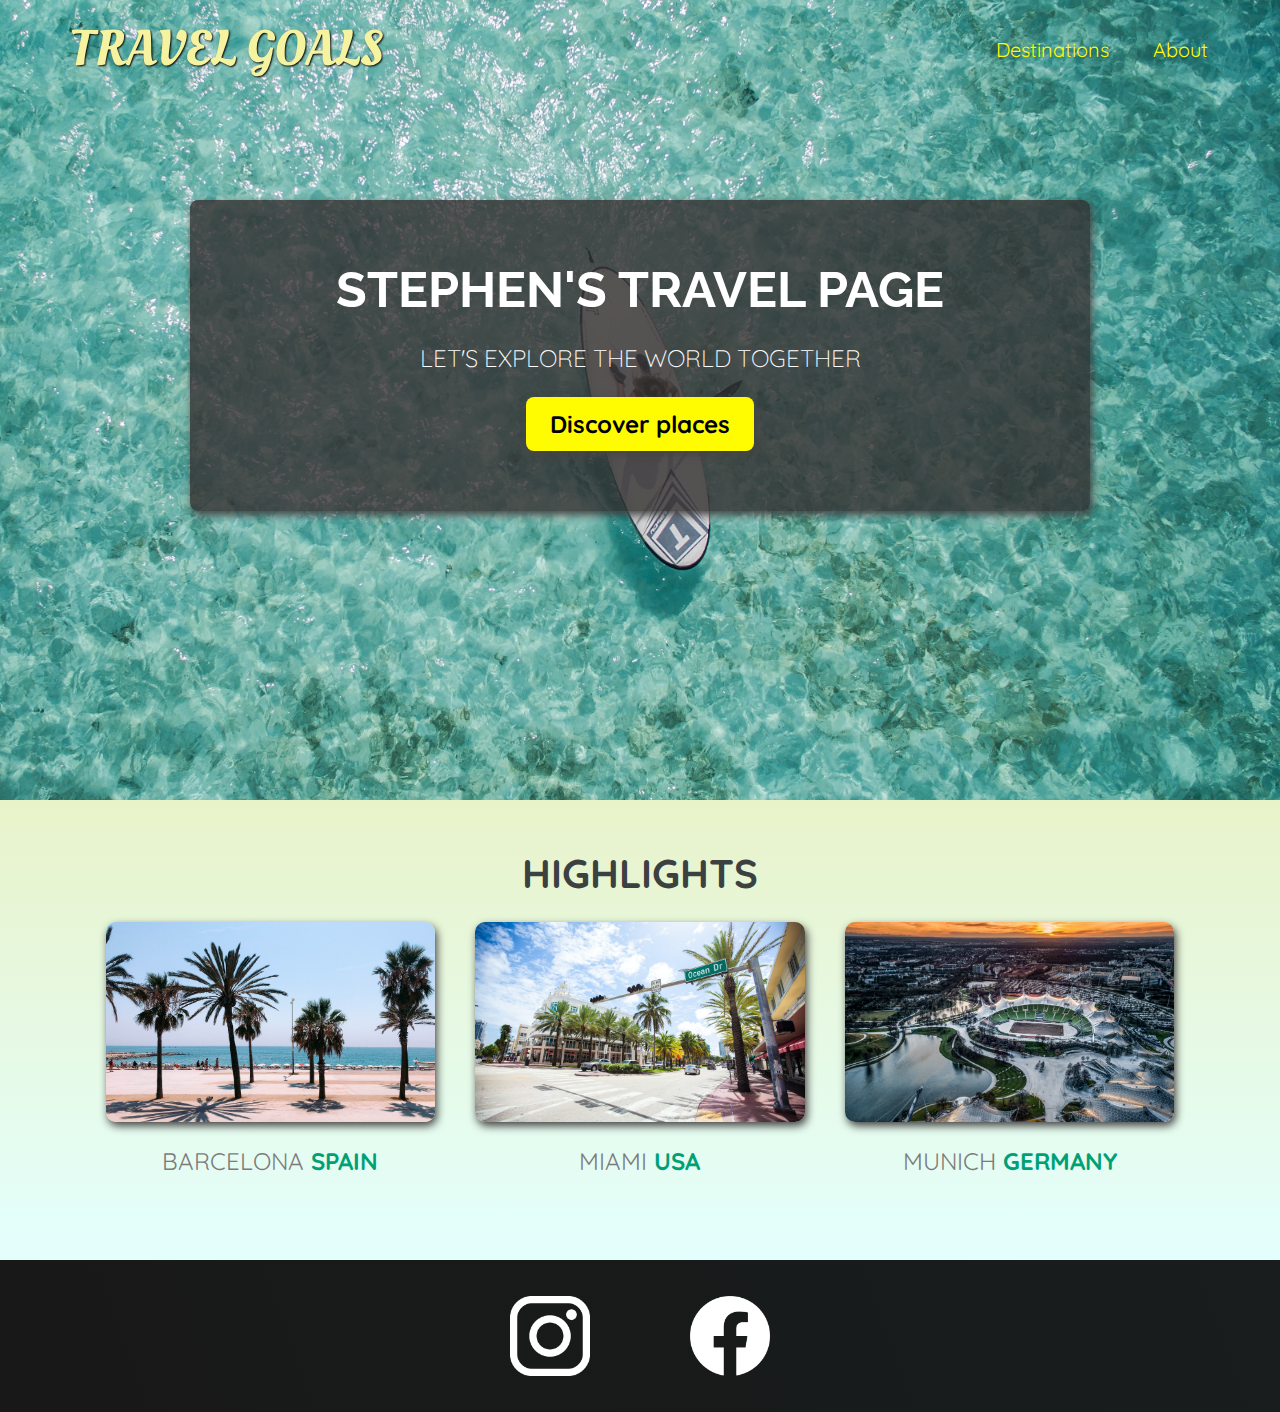
<file: index.html>
<!DOCTYPE html>
<html lang="en">
  <head>
    <meta charset="UTF-8" />
    <meta http-equiv="X-UA-Compatible" content="IE=edge" />
    <meta name="viewport" content="width=device-width, initial-scale=1.0" />
    <link
      href="https://fonts.googleapis.com/css2?family=Raleway:wght@700&family=Oleo+Script:wght@700&family=Quicksand:wght@300;500;700&display=swap"
      rel="stylesheet"
    />
    <link rel="stylesheet" href="./css/shared.css" />
    <link rel="stylesheet" href="./css/styles.css" />
    <title>Travel Goals</title>
  </head>
  <body>
    <header>
      <div id="logo">
        <a href="/">Travel Goals</a>
      </div>

      <nav>
        <ul>
          <li><a href="places.html" title="Destinations">Destinations</a></li>
          <li><a href="" title="About">About</a></li>
        </ul>
      </nav>
    </header>
    <main>
      <section id="hero">
        <div id="hero-content">
          <h1>Stephen's Travel Page</h1>
          <p>Let's explore the world together</p>
          <a href="places.html" title="Discover places">Discover places</a>
        </div>
      </section>
      <section id="highlights">
        <h2>Highlights</h2>
        <ul id="destinations">
          <li>
            <img
              src="./images/places/barcelona.jpg"
              alt="Barcelona palm beach-front"
            />
            <p>Barcelona <strong>Spain</strong></p>
          </li>
          <li>
            <img src="./images/places/miami.jpg" alt="Miami street in summer" />
            <p>Miami <strong>USA</strong></p>
          </li>
          <li>
            <img
              src="./images/places/munich.jpg"
              alt="Munich soccer stadium in winter"
            />
            <p>Munich <strong>Germany</strong></p>
          </li>
        </ul>
      </section>
    </main>
    <footer>
      <ul>
        <li>
          <a href="http://www.instagram.com" title="Instagram"
            ><img src="./images/icons/insta.png" alt="Instagram logo"
          /></a>
        </li>
        <li>
          <a href="http://www.facebook.com" title="Facebook"
            ><img src="./images/icons/facebook.png" alt="Facebook logo"
          /></a>
        </li>
      </ul>
    </footer>
  </body>
</html>
</file>
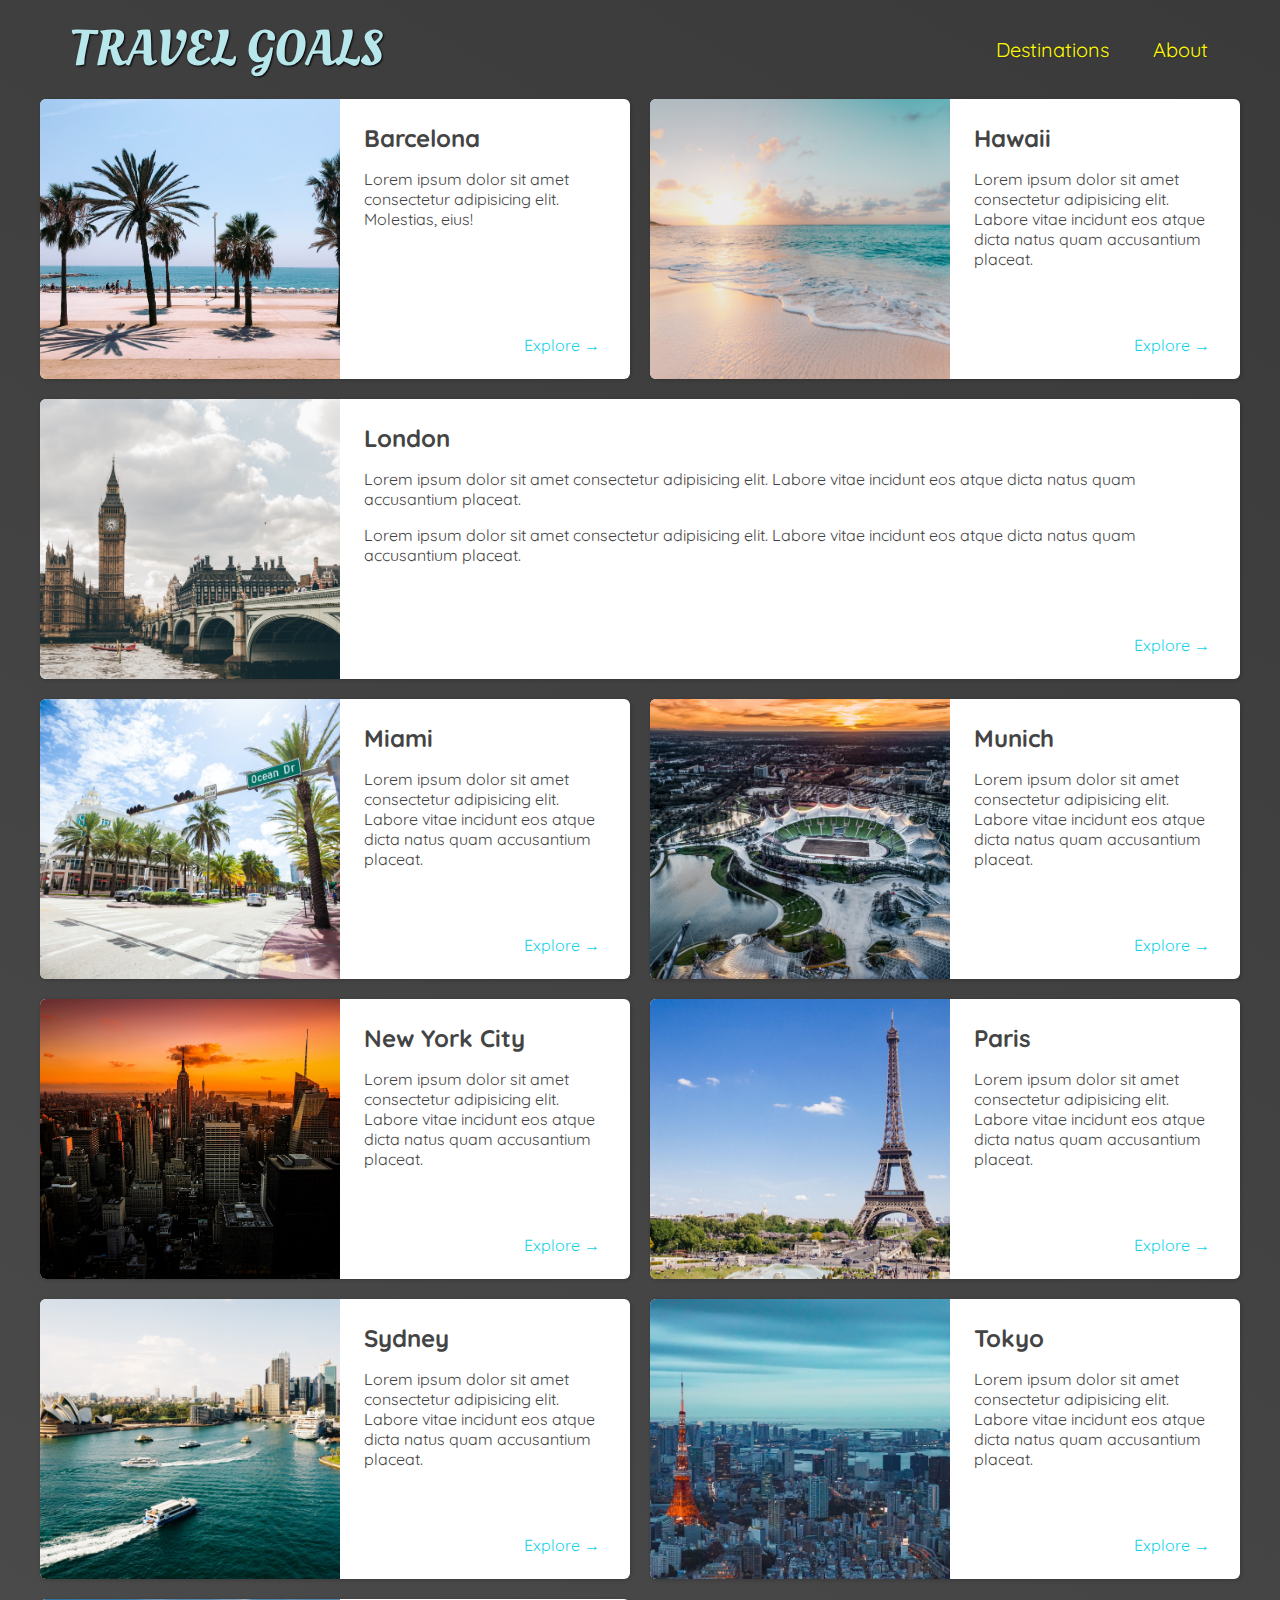
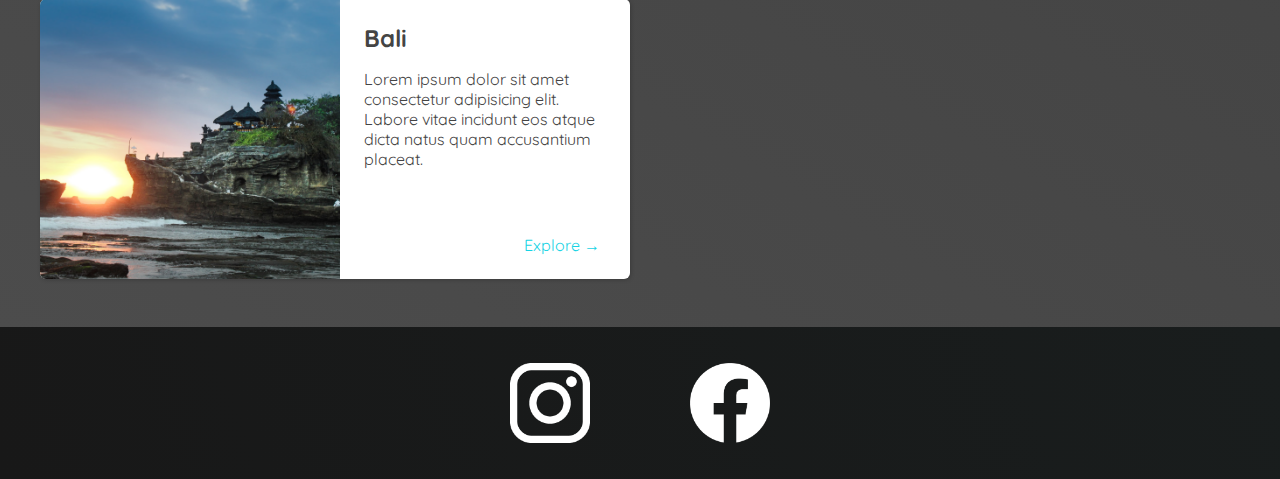
<file: places.html>
<!DOCTYPE html>
<html lang="en">
  <head>
    <meta charset="UTF-8" />
    <meta http-equiv="X-UA-Compatible" content="IE=edge" />
    <meta name="viewport" content="width=device-width, initial-scale=1.0" />
    <link
      href="https://fonts.googleapis.com/css2?family=Raleway:wght@700&family=Oleo+Script:wght@700&family=Quicksand:wght@300;500;700&display=swap"
      rel="stylesheet"
    />
    <link rel="stylesheet" href="./css/shared.css" />
    <link rel="stylesheet" href="./css/places.css" />
    <title>Travel Goals</title>
  </head>
  <body>
    <header>
      <div id="logo">
        <a href="/">Travel Goals</a>
      </div>

      <nav>
        <ul>
          <li><a href="places.html" title="Destinations">Destinations</a></li>
          <li><a href="" title="About">About</a></li>
        </ul>
      </nav>
    </header>
    <main>
      <ul>
        <!--Destination starts-->
        <li>
          <img src="/images/places/barcelona.jpg" alt="City of Barcelona" />
          <div class="item-content">
            <div>
              <h2>Barcelona</h2>
              <p>
                Lorem ipsum dolor sit amet consectetur adipisicing elit.
                Molestias, eius!
              </p>
            </div>
            <div class="actions">
              <a
                href="https://en.wikipedia.org/wiki/Barcelona"
                title="Explore"
                target="_blank"
                >Explore &#x2192;</a
              >
            </div>
          </div>
        </li>
        <!--Destination ends-->
        <!--Destination starts-->
        <li>
          <img src="./images/places/hawaii.jpg" alt="Hawaii beach" />
          <div class="item-content">
            <div>
              <h2>Hawaii</h2>
              <p>
                Lorem ipsum dolor sit amet consectetur adipisicing elit. Labore
                vitae incidunt eos atque dicta natus quam accusantium placeat.
              </p>
            </div>
            <div class="actions">
              <a
                href="hhttps://en.wikipedia.org/wiki/Hawaii"
                title="Explore"
                target="_blank"
                >Explore &#x2192;</a
              >
            </div>
          </div>
        </li>
        <!--Destination ends-->
        <!--Destination starts-->
        <li>
          <img src="./images/places/london.jpg" alt="London city" />
          <div class="item-content">
            <div>
              <h2>London</h2>
              <p>
                Lorem ipsum dolor sit amet consectetur adipisicing elit. Labore
                vitae incidunt eos atque dicta natus quam accusantium placeat.
              </p>
              <p>
                Lorem ipsum dolor sit amet consectetur adipisicing elit. Labore
                vitae incidunt eos atque dicta natus quam accusantium placeat.
              </p>
            </div>
            <div class="actions">
              <a
                href="https://en.wikipedia.org/wiki/London"
                title="Explore"
                target="_blank"
                >Explore &#x2192;</a
              >
            </div>
          </div>
        </li>
        <!--Destination ends-->
        <!--Destination starts-->
        <li>
          <img src="./images/places/miami.jpg" alt="Miami streets" />
          <div class="item-content">
            <div>
              <h2>Miami</h2>
              <p>
                Lorem ipsum dolor sit amet consectetur adipisicing elit. Labore
                vitae incidunt eos atque dicta natus quam accusantium placeat.
              </p>
            </div>
            <div class="actions">
              <a
                href="https://en.wikipedia.org/wiki/Miami"
                title="Explore"
                target="_blank"
                >Explore &#x2192;</a
              >
            </div>
          </div>
        </li>
        <!--Destination ends-->
        <!--Destination starts-->
        <li>
          <img src="./images/places/munich.jpg" alt="Munich football stadium" />
          <div class="item-content">
            <div>
              <h2>Munich</h2>
              <p>
                Lorem ipsum dolor sit amet consectetur adipisicing elit. Labore
                vitae incidunt eos atque dicta natus quam accusantium placeat.
              </p>
            </div>
            <div class="actions">
              <a
                href="https://en.wikipedia.org/wiki/Munich"
                title="Explore"
                target="_blank"
                >Explore &#x2192;</a
              >
            </div>
          </div>
        </li>
        <!--Destination ends-->
        <!--Destination starts-->
        <li>
          <img
            src="./images/places/new-york-city.jpg"
            alt="New York City skyline"
          />
          <div class="item-content">
            <div>
              <h2>New York City</h2>
              <p>
                Lorem ipsum dolor sit amet consectetur adipisicing elit. Labore
                vitae incidunt eos atque dicta natus quam accusantium placeat.
              </p>
            </div>
            <div class="actions">
              <a
                href="https://en.wikipedia.org/wiki/New_York_City"
                title="Explore"
                target="_blank"
                >Explore &#x2192;</a
              >
            </div>
          </div>
        </li>
        <!--Destination ends-->
        <!--Destination starts-->
        <li>
          <img src="./images/places/paris.jpg" alt="Paris city" />
          <div class="item-content">
            <div>
              <h2>Paris</h2>
              <p>
                Lorem ipsum dolor sit amet consectetur adipisicing elit. Labore
                vitae incidunt eos atque dicta natus quam accusantium placeat.
              </p>
            </div>
            <div class="actions">
              <a
                href="https://en.wikipedia.org/wiki/Paris"
                title="Explore"
                target="_blank"
                >Explore &#x2192;</a
              >
            </div>
          </div>
        </li>
        <!--Destination ends-->
        <!--Destination starts-->
        <li>
          <img src="./images/places/sydney.jpg" alt="Sydney beach" />
          <div class="item-content">
            <div>
              <h2>Sydney</h2>
              <p>
                Lorem ipsum dolor sit amet consectetur adipisicing elit. Labore
                vitae incidunt eos atque dicta natus quam accusantium placeat.
              </p>
            </div>
            <div class="actions">
              <a
                href="https://en.wikipedia.org/wiki/Sydney"
                title="Explore"
                target="_blank"
                >Explore &#x2192;</a
              >
            </div>
          </div>
        </li>
        <!--Destination ends-->
        <!--Destination starts-->
        <li>
          <img src="./images/places/tokyo.jpg" alt="Tokyo skyline" />
          <div class="item-content">
            <div>
              <h2>Tokyo</h2>
              <p>
                Lorem ipsum dolor sit amet consectetur adipisicing elit. Labore
                vitae incidunt eos atque dicta natus quam accusantium placeat.
              </p>
            </div>
            <div class="actions">
              <a
                href="https://en.wikipedia.org/wiki/Tokyo"
                title="Explore"
                target="_blank"
                >Explore &#x2192;</a
              >
            </div>
          </div>
        </li>
        <!--Destination ends-->
        <!--Destination starts-->
        <li>
          <img src="./images/places/bali.jpg" alt="Bali beach" />
          <div class="item-content">
            <div>
              <h2>Bali</h2>
              <p>
                Lorem ipsum dolor sit amet consectetur adipisicing elit. Labore
                vitae incidunt eos atque dicta natus quam accusantium placeat.
              </p>
            </div>
            <div class="actions">
              <a
                href="https://en.wikipedia.org/wiki/Bali"
                title="Explore"
                target="_blank"
                >Explore &#x2192;</a
              >
            </div>
          </div>
        </li>
        <!--Destination ends-->
      </ul>
    </main>
    <footer>
      <ul>
        <li>
          <a href="http://www.instagram.com" title="Instagram"
            ><img src="./images/icons/insta.png" alt="Instagram logo"
          /></a>
        </li>
        <li>
          <a href="http://www.facebook.com" title="Facebook"
            ><img src="./images/icons/facebook.png" alt="Facebook logo"
          /></a>
        </li>
      </ul>
    </footer>
  </body>
</html>
</file>
<file: css/shared.css>
body {
  font-family: "Quicksand", sans-serif;
  margin: 0;
}

ul {
  list-style: none;
  margin: 0;
  padding: 0;
}

header {
  align-items: center;
  box-sizing: border-box;
  display: flex;
  justify-content: space-between;
  padding: 15px 60px;
  position: absolute;
  width: 100%;
}

header ul {
  display: flex;
  justify-content: space-between;
}

header li {
  margin-left: 20px;
}

header a {
  border-radius: 6px;
  color: rgb(255, 251, 0);
  font-size: 20px;
  padding: 12px;
  text-decoration: none;
  text-shadow: 1px 1px 2px rgba(0, 0, 0, 0.2);
}

header nav a:hover {
  background-color: rgb(255, 251, 0);
  color: rgb(77, 77, 77);
}

#logo a {
  color: rgb(245, 243, 160);
  font-family: "Oleo Script";
  font-size: 50px;
  padding: 10px;
  text-decoration: none;
  text-shadow: 1px 1px 2px rgb(0, 0, 0);
  text-transform: uppercase;
}

footer {
  background: linear-gradient(70deg, rgb(24, 24, 24), rgb(25, 29, 29));
  padding: 36px 0;
}

footer ul {
  display: flex;
  justify-content: center;
}

footer li {
  height: 80px;
  margin: 0 50px;
  width: 80px;
}

footer img {
  height: 100%;
  width: 100%;
}
</file>
<file: css/styles.css>
#hero {
  background: url("../images/places/ocean.jpg") no-repeat center;
  background-size: cover;
  height: 800px;
}

#hero-content {
  background-color: rgba(51, 47, 47, 0.8);
  border-radius: 8px;
  box-shadow: 2px 4px 8px rgb(68, 67, 67);
  margin: 0 auto;
  padding: 60px 0;
  position: relative;
  text-align: center;
  top: 200px;
  width: 900px;
}

#hero-content h1 {
  color: white;
  font-family: "Raleway", sans-serif;
  font-size: 50px;
  margin: 0;
  text-transform: uppercase;
}

#hero-content p {
  color: white;
  font-size: 24px;
  font-weight: 300;
  text-transform: uppercase;
}

#hero-content a {
  background-color: rgb(255, 251, 0);
  border-radius: 8px;
  box-shadow: 2px 4px 8px rgb(68, 67, 67);
  color: black;
  display: inline-block;
  font-size: 24px;
  font-weight: bold;
  padding: 12px 24px;
  text-decoration: none;
}

#hero-content a:hover {
  background-color: rgb(255, 238, 0);
}

#highlights {
  background: linear-gradient(0deg, rgb(227, 255, 253), rgb(233, 243, 202));
  padding: 24px;
}

#highlights h2 {
  color: rgb(59, 65, 64);
  font-size: 40px;
  margin: 24px 0;
  text-align: center;
  text-transform: uppercase;
}

#destinations {
  display: flex;
  justify-content: center;
  margin: 0 auto 40px auto;
  width: 90%;
}

#destinations li {
  margin: 0 20px;
  width: 100%;
}

#destinations li img {
  border-radius: 10px;
  box-shadow: 2px 4px 8px rgb(68, 67, 67);
  height: 200px;
  object-fit: cover;
  width: 100%;
}

#destinations p {
  color: rgb(124, 123, 123);
  font-size: 24px;
  margin: 20px 0;
  text-align: center;
  text-transform: uppercase;
}

#destinations strong {
  color: rgb(0, 160, 117);
}
</file>
<file: css/places.css>
body {
  background: linear-gradient(30deg, rgb(77, 77, 77), rgb(58, 58, 58));
  color: rgb(68, 68, 68);
}

#page-logo a {
  color: rgb(183, 230, 235);
}

header {
  position: static;
}

#logo a {
  color: rgb(183, 230, 235);
}

header nav a:hover {
  background-color: rgb(183, 230, 235);
  color: rgb(59, 59, 59);
}

main ul {
  grid-template-columns: 1fr 1fr;
  display: grid;
  gap: 20px 20px;
  margin: 0 auto 48px auto;
  width: 1200px;
}

main li {
  background-color: white;
  border-radius: 6px;
  box-shadow: 1px 1px 4px rgba(0, 0, 0, 0.2);
  display: flex;
  overflow: hidden;
}

main ul li:nth-of-type(3) {
  grid-column: 1 / span 2;
}

main li img {
  height: 280px;
  object-fit: cover;
  width: 300px;
}

.item-content {
  padding: 24px;
  display: flex;
  flex-direction: column;
  justify-content: space-between;
}

.item-content h2 {
  margin: 0;
}

.actions {
  text-align: right;
}

.actions a {
  border-radius: 5px;
  color: rgb(22, 211, 228);
  padding: 6px;
  text-decoration: none;
}

.actions a:hover {
  background-color: rgb(235, 253, 255);
}
</file>
